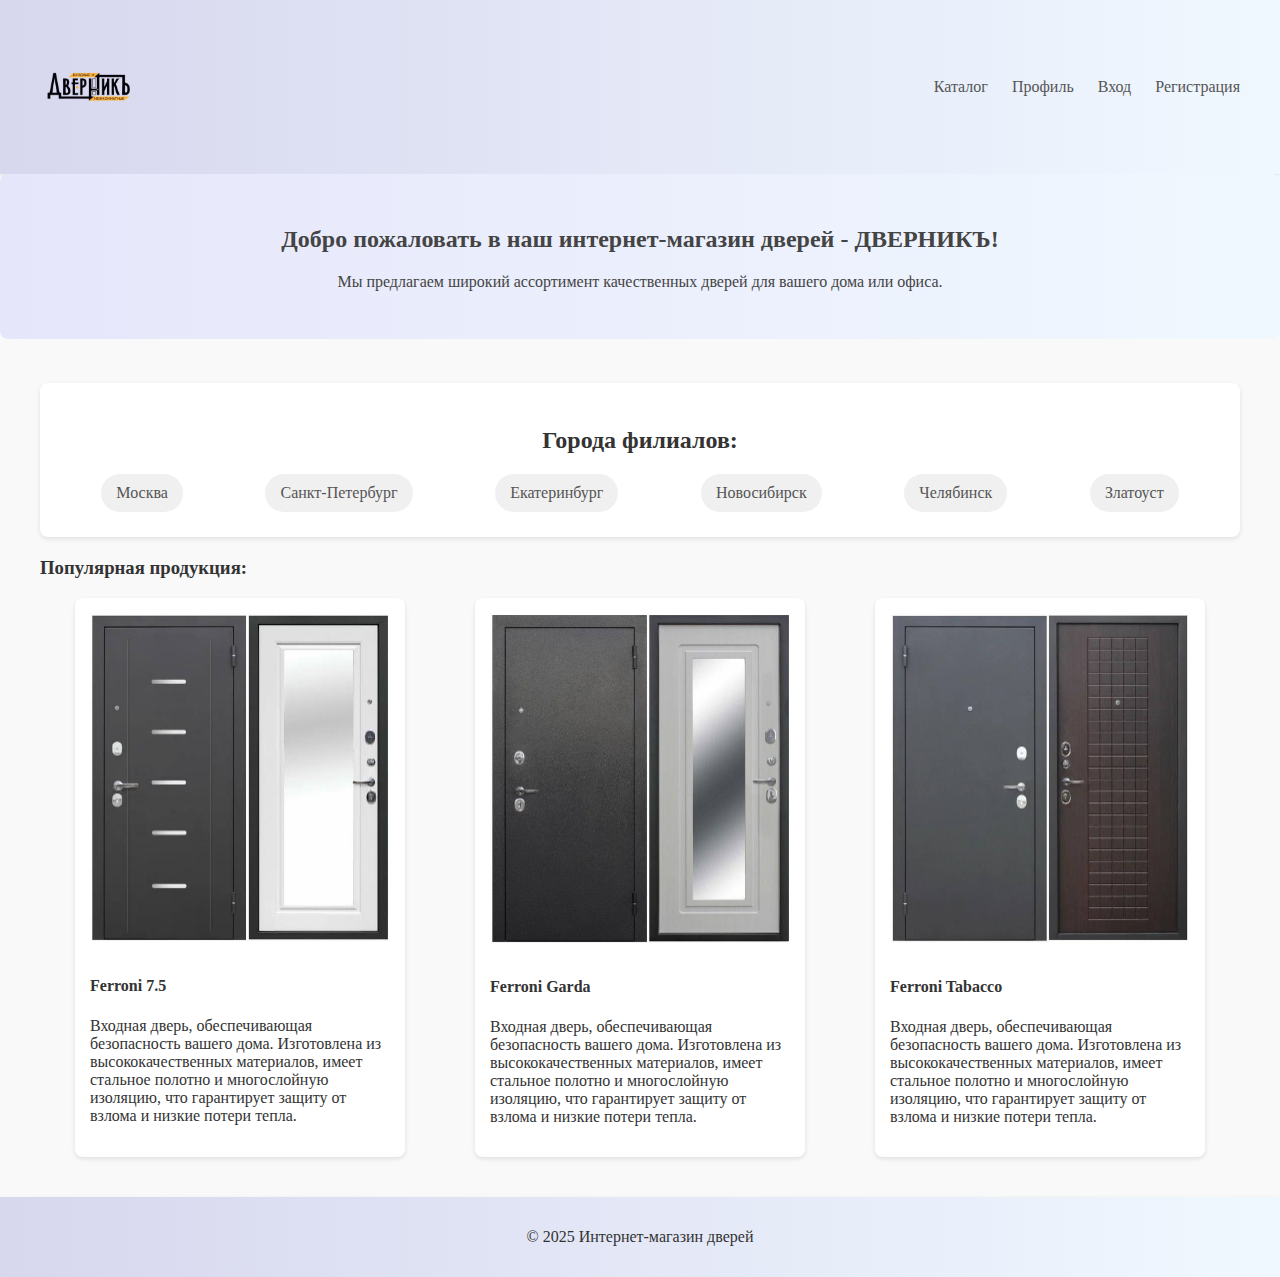
<file: index.html>
<!DOCTYPE html>
<html lang="ru">
<head>
    <meta charset="UTF-8">
    <meta name="viewport" content="width=device-width, initial-scale=1.0">
    <title>ДВЕРНИКЪ-Главная</title>
    <link rel="stylesheet" href="style.css">
</head>
<body>

<header>
    <div class="container">
        <a href="index.html" class="logo">
            <img src="img/logo/logow.png" alt="Логотип" width="100">
        </a>
        <nav>
            <a href="catalog.html">Каталог</a>
            <a href="profile.html">Профиль</a>
            <a href="login.html">Вход</a>
            <a href="registr.html">Регистрация</a>
        </nav>
    </div>
</header>

<main>
    <div class="gradient-block">
        <h2>Добро пожаловать в наш интернет-магазин дверей - ДВЕРНИКЪ!</h2>
        <p>Мы предлагаем широкий ассортимент качественных дверей для вашего дома или офиса.</p>
    </div>

    <div class="container">
        <div class="cities-block">
            <h3>Города филиалов:</h3>
            <ul>
                <li>Москва</li>
                <li>Санкт-Петербург</li>
                <li>Екатеринбург</li>
                <li>Новосибирск</li>
                <li>Челябинск</li>
                <li>Златоуст</li>
            </ul>
        </div>
        
        

        <h3>Популярная продукция:</h3>
        <div class="popular-products">
            <div class="product-card">
                <img src="img/door/1.jpg" alt="Дверь 1">
                <h4>Ferroni 7.5</h4>
                <p>Входная дверь, обеспечивающая безопасность вашего дома. Изготовлена из высококачественных материалов, имеет стальное полотно и многослойную изоляцию, что гарантирует защиту от взлома и низкие потери тепла.</p>
            </div>
            <div class="product-card">
                <img src="img/door/2.jpg" alt="Дверь 2">
                <h4>Ferroni Garda</h4>
                <p>Входная дверь, обеспечивающая безопасность вашего дома. Изготовлена из высококачественных материалов, имеет стальное полотно и многослойную изоляцию, что гарантирует защиту от взлома и низкие потери тепла.</p>
            </div>
            <div class="product-card">
                <img src="img/door/3.jpg" alt="Дверь 3">
                <h4>Ferroni Tabacco</h4>
                <p>Входная дверь, обеспечивающая безопасность вашего дома. Изготовлена из высококачественных материалов, имеет стальное полотно и многослойную изоляцию, что гарантирует защиту от взлома и низкие потери тепла.</p>
            </div>
        </div>
    </div>
</main>

<footer>
    <div class="container-footer">
        <p>&copy; 2025 Интернет-магазин дверей</p>
    </div>
</footer>

</body>
</html>
</file>
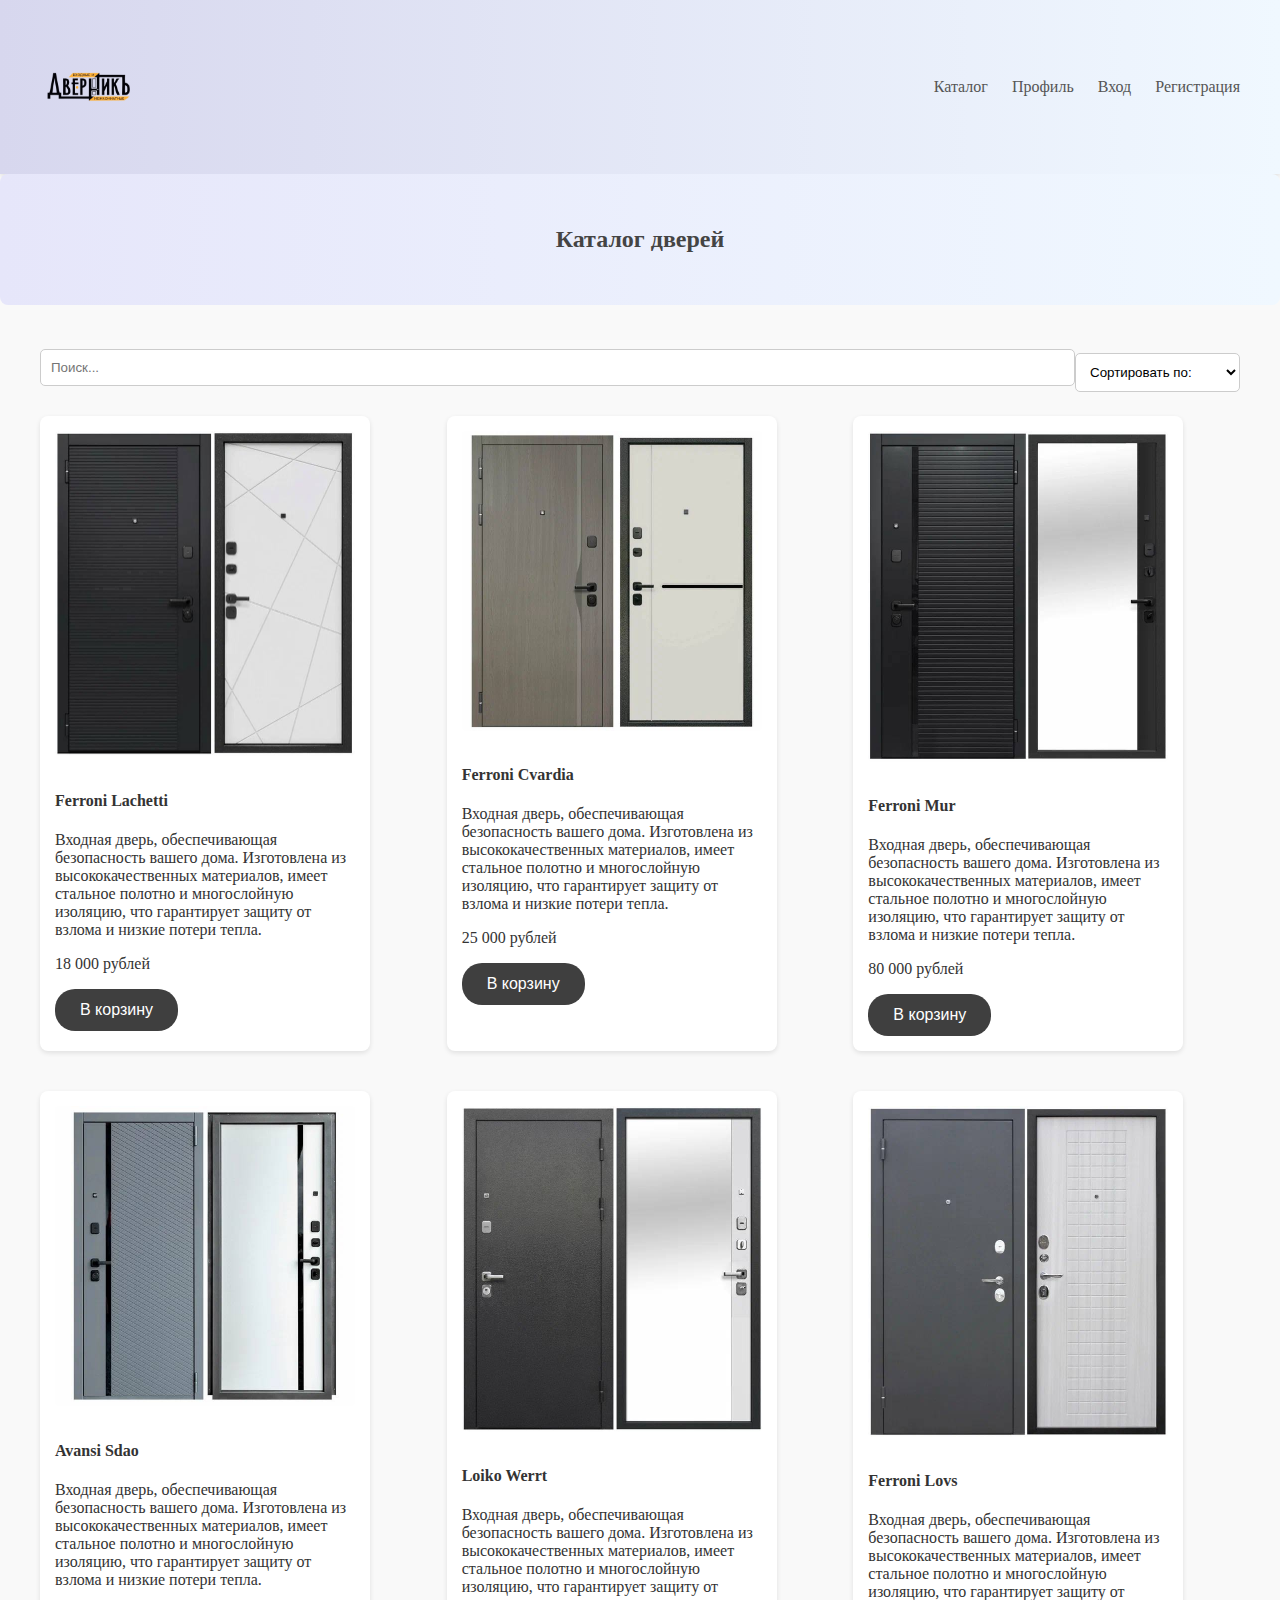
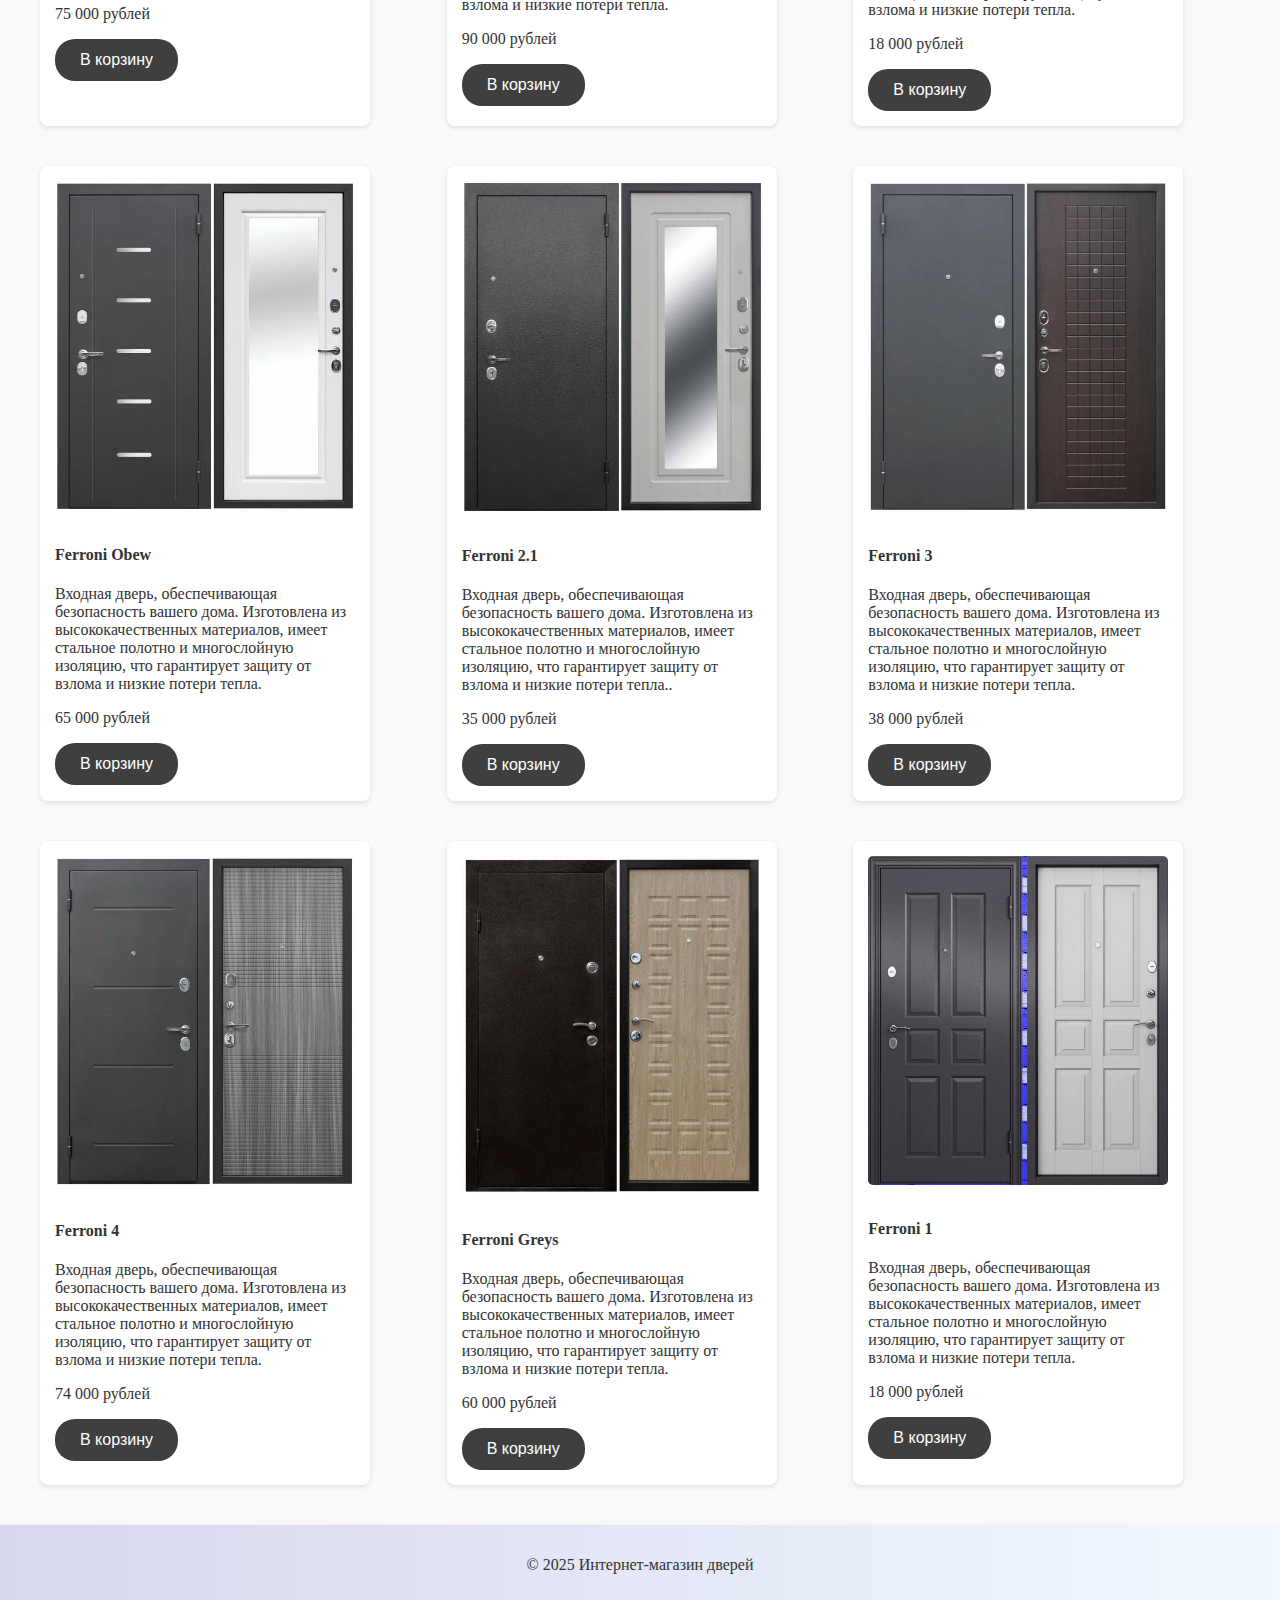
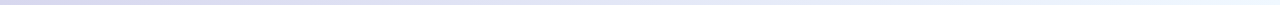
<file: catalog.html>
<!DOCTYPE html>
<html lang="ru">
<head>
    <meta charset="UTF-8">
    <meta name="viewport" content="width=device-width, initial-scale=1.0">
    <title>Каталог</title>
    <link rel="stylesheet" href="style.css">
</head>
<body>

<header>
    <div class="container">
        <a href="index.html" class="logo">
            <img src="img/logo/logow.png" alt="Логотип" width="100">
        </a>
        <nav>
            <a href="catalog.html">Каталог</a>
            <a href="profile.html">Профиль</a>
            <a href="login.html">Вход</a>
            <a href="registr.html">Регистрация</a>
        </nav>
    </div>
</header>

<main>
    <div class="gradient-block">
        <h2>Каталог дверей</h2>
    </div>

    <div class="container">
        <div class="catalog-header">
            <input type="text" placeholder="Поиск..." class="rounded-input">
            <select class="rounded-select">
                <option value="default">Сортировать по:</option>
                <option value="price_asc">Цена (возрастание)</option>
                <option value="price_desc">Цена (убывание)</option>
                <option value="popularity">Популярность</option>
            </select>
        </div>

        <div class="product-grid">
            <div class="product-card">
                <img src="img/door/4.jpg" alt="Дверь 1">
                <h4>Ferroni Lachetti</h4>
                <p>Входная дверь, обеспечивающая безопасность вашего дома. Изготовлена из высококачественных материалов, имеет стальное полотно и многослойную изоляцию, что гарантирует защиту от взлома и низкие потери тепла.</p>
                <p>18 000 рублей</p>
                <button class="rounded-button">В корзину</button>
            </div>
            <div class="product-card">
                <img src="img/door/5.jpg" alt="Дверь 2">
                <h4>Ferroni Cvardia</h4>
                <p>Входная дверь, обеспечивающая безопасность вашего дома. Изготовлена из высококачественных материалов, имеет стальное полотно и многослойную изоляцию, что гарантирует защиту от взлома и низкие потери тепла.</p>
                <p>25 000 рублей</p>
                <button class="rounded-button">В корзину</button>
            </div>
             <div class="product-card">
                <img src="img/door/6.jpg" alt="Дверь 3">
                <h4>Ferroni Mur</h4>
                <p>Входная дверь, обеспечивающая безопасность вашего дома. Изготовлена из высококачественных материалов, имеет стальное полотно и многослойную изоляцию, что гарантирует защиту от взлома и низкие потери тепла.</p>
                <p>80 000 рублей</p>
                <button class="rounded-button">В корзину</button>
            </div>
            <div class="product-card">
                <img src="img/door/7.jpg" alt="Дверь 4">
                <h4>Avansi Sdao</h4>
                <p>Входная дверь, обеспечивающая безопасность вашего дома. Изготовлена из высококачественных материалов, имеет стальное полотно и многослойную изоляцию, что гарантирует защиту от взлома и низкие потери тепла.</p>
                <p>75 000 рублей</p>
                <button class="rounded-button">В корзину</button>
            </div>
            <div class="product-card">
                <img src="img/door/8.jpg" alt="Дверь 5">
                <h4>Loiko Werrt</h4>
                <p>Входная дверь, обеспечивающая безопасность вашего дома. Изготовлена из высококачественных материалов, имеет стальное полотно и многослойную изоляцию, что гарантирует защиту от взлома и низкие потери тепла.</p>
                <p>90 000 рублей</p>
                <button class="rounded-button">В корзину</button>
            </div>
            <div class="product-card">
                <img src="img/door/9.jpg" alt="Дверь 6">
                <h4>Ferroni Lovs</h4>
                <p>Входная дверь, обеспечивающая безопасность вашего дома. Изготовлена из высококачественных материалов, имеет стальное полотно и многослойную изоляцию, что гарантирует защиту от взлома и низкие потери тепла.</p>
                <p>18 000 рублей</p>
                <button class="rounded-button">В корзину</button>
            </div>
            <div class="product-card">
                <img src="img/door/1.jpg" alt="Дверь 7">
                <h4>Ferroni Obew</h4>
                <p>Входная дверь, обеспечивающая безопасность вашего дома. Изготовлена из высококачественных материалов, имеет стальное полотно и многослойную изоляцию, что гарантирует защиту от взлома и низкие потери тепла.</p>
                <p>65 000 рублей</p>
                <button class="rounded-button">В корзину</button>
            </div>
            <div class="product-card">
                <img src="img/door/2.jpg" alt="Дверь 8">
                <h4>Ferroni 2.1</h4>
                <p> Входная дверь, обеспечивающая безопасность вашего дома. Изготовлена из высококачественных материалов, имеет стальное полотно и многослойную изоляцию, что гарантирует защиту от взлома и низкие потери тепла..</p>
                <p>35 000 рублей</p>
                <button class="rounded-button">В корзину</button>
            </div>
            <div class="product-card">
                <img src="img/door/3.jpg" alt="Дверь 9">
                <h4>Ferroni 3</h4>
                <p> Входная дверь, обеспечивающая безопасность вашего дома. Изготовлена из высококачественных материалов, имеет стальное полотно и многослойную изоляцию, что гарантирует защиту от взлома и низкие потери тепла.</p>
                <p>38 000 рублей</p>
                <button class="rounded-button">В корзину</button>
            </div>
             <div class="product-card">
                <img src="img/door/10.jpg" alt="Дверь 10">
                <h4>Ferroni 4</h4>
                <p>Входная дверь, обеспечивающая безопасность вашего дома. Изготовлена из высококачественных материалов, имеет стальное полотно и многослойную изоляцию, что гарантирует защиту от взлома и низкие потери тепла.</p>
                <p>74 000 рублей</p>
                <button class="rounded-button">В корзину</button>
            </div>
            <div class="product-card">
                <img src="img/door/11.jpg" alt="Дверь 10">
                <h4>Ferroni Greys</h4>
                <p> Входная дверь, обеспечивающая безопасность вашего дома. Изготовлена из высококачественных материалов, имеет стальное полотно и многослойную изоляцию, что гарантирует защиту от взлома и низкие потери тепла.</p>
                <p>60 000 рублей</p>
                <button class="rounded-button">В корзину</button>
            </div>
            <div class="product-card">
                <img src="img/door/12.jpg" alt="Дверь 10">
                <h4>Ferroni 1</h4>
                <p> Входная дверь, обеспечивающая безопасность вашего дома. Изготовлена из высококачественных материалов, имеет стальное полотно и многослойную изоляцию, что гарантирует защиту от взлома и низкие потери тепла.</p>
                <p>18 000 рублей</p>
                <button class="rounded-button">В корзину</button>
            </div>
        </div>
    </div>
</main>

<footer>
    <div class="container-footer">
        <p>&copy; 2025 Интернет-магазин дверей</p>
    </div>
</footer>

</body>
</html>
</file>
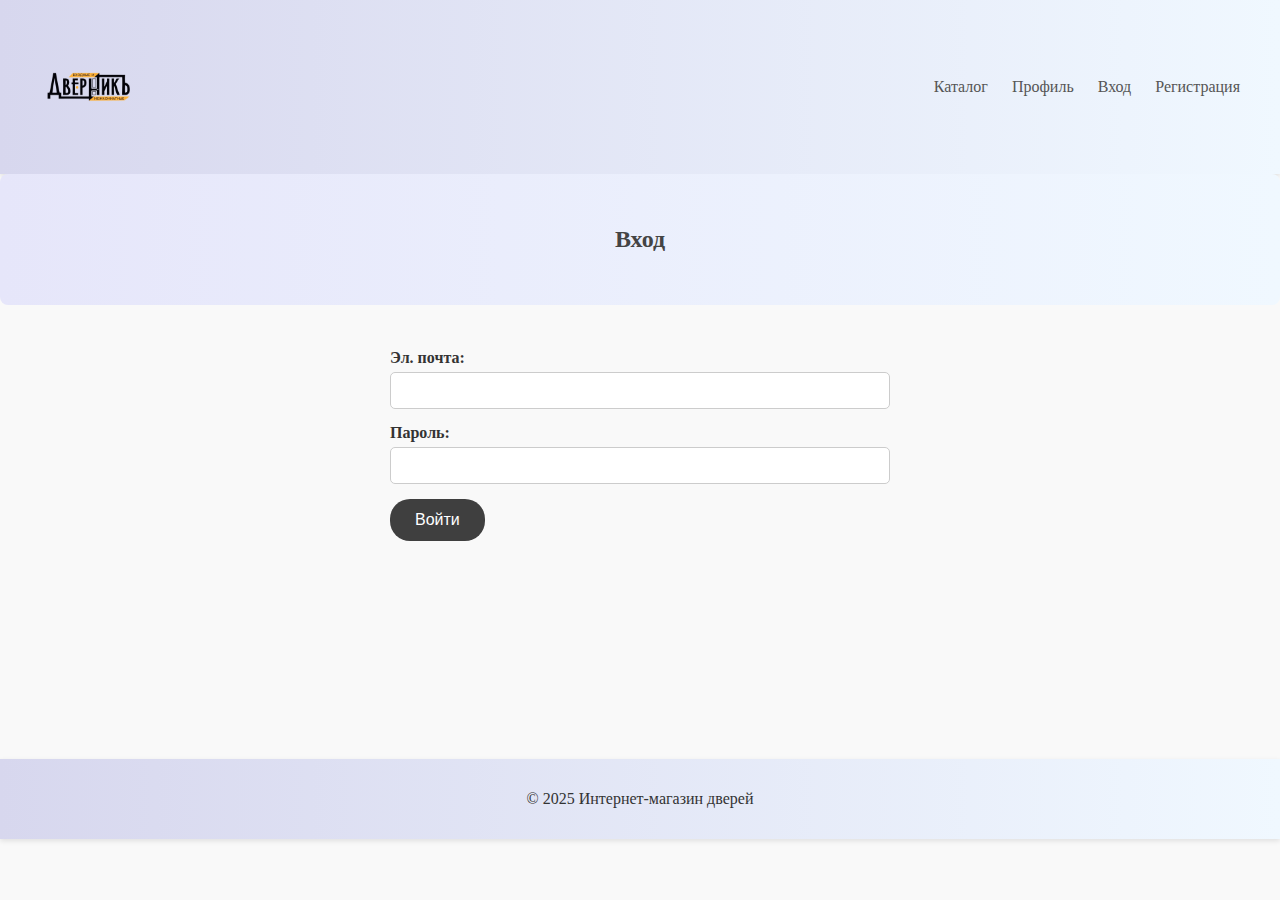
<file: login.html>
<!DOCTYPE html>
<html lang="ru">
<head>
    <meta charset="UTF-8">
    <meta name="viewport" content="width=device-width, initial-scale=1.0">
    <title>Вход</title>
    <link rel="stylesheet" href="style.css">
</head>
<body>

<header>
    <div class="container">
        <a href="index.html" class="logo">
            <img src="img/logo/logow.png" alt="Логотип" width="100">
        </a>
        <nav>
            <a href="catalog.html">Каталог</a>
            <a href="profile.html">Профиль</a>
            <a href="login.html">Вход</a>
            <a href="registr.html">Регистрация</a>
        </nav>
    </div>
</header>

<main>
    <div class="gradient-block">
        <h2>Вход</h2>
    </div>

    <div class="container">
        <form class="login-form">
            <label for="email">Эл. почта:</label>
            <input type="email" id="email" name="email" class="rounded-input" required>

            <label for="password">Пароль:</label>
            <input type="password" id="password" name="password" class="rounded-input" required>

            <button type="submit" class="rounded-button">Войти</button>
        </form>
    </div>
</main>
<br>
<br>
<br>
<br>
<br>
<br>
<br>
<br>
<br>
<br>
<br>

<footer>
    <div class="container-footer">
        <p>&copy; 2025 Интернет-магазин дверей</p>
    </div>
</footer>

</body>
</html>
</file>
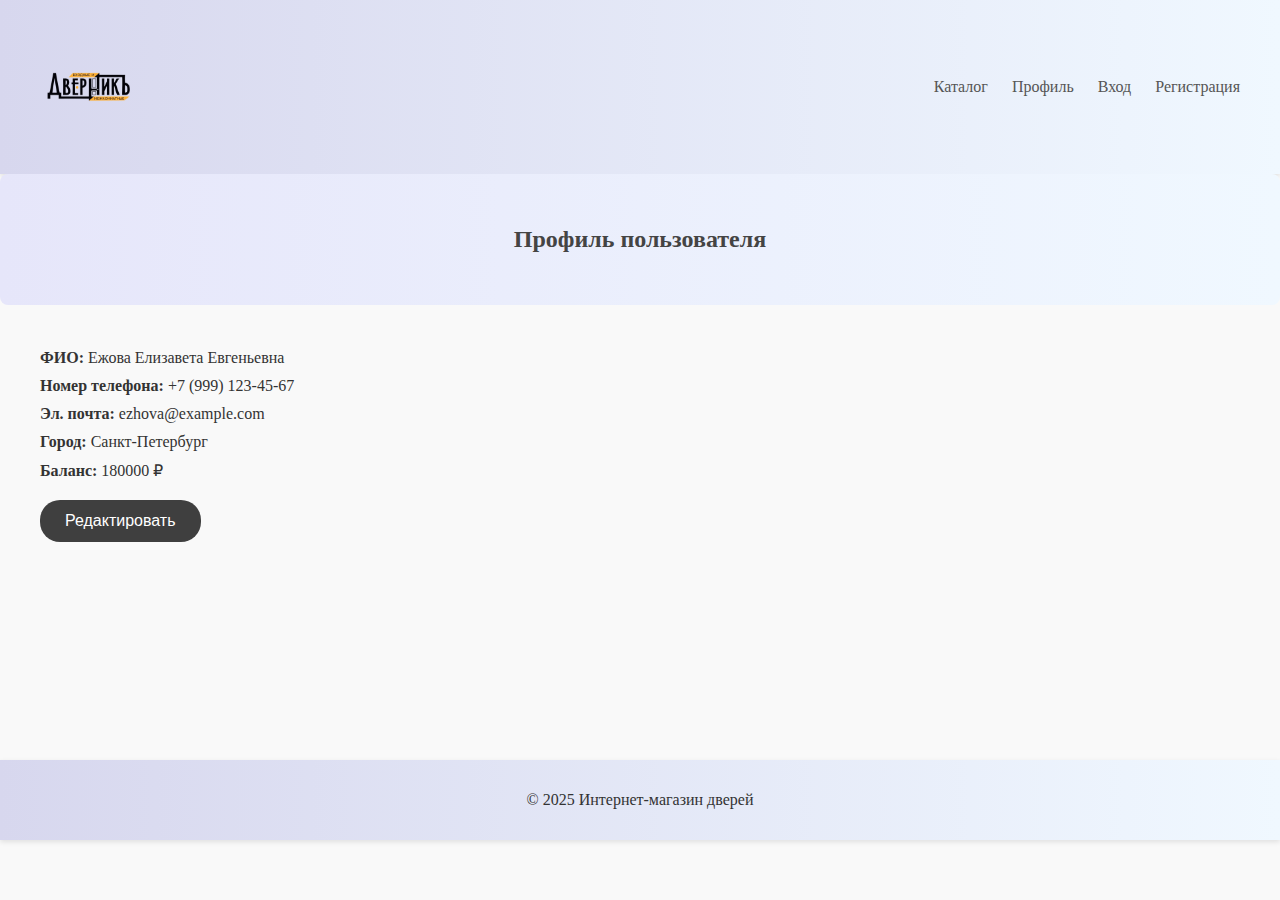
<file: profile.html>
<!DOCTYPE html>
<html lang="ru">
<head>
    <meta charset="UTF-8">
    <meta name="viewport" content="width=device-width, initial-scale=1.0">
    <title>Профиль</title>
    <link rel="stylesheet" href="style.css">
</head>
<body>

<header>
    <div class="container">
        <a href="index.html" class="logo">
            <img src="img/logo/logow.png" alt="Логотип" width="100">
        </a>
        <nav>
            <a href="catalog.html">Каталог</a>
            <a href="profile.html">Профиль</a>
            <a href="login.html">Вход</a>
            <a href="registr.html">Регистрация</a>
        </nav>
    </div>
</header>

<main>
    <div class="gradient-block">
        <h2>Профиль пользователя</h2>
    </div>

    <div class="container">
        <div class="profile-info">
            <div class="profile-item">
                <strong>ФИО:</strong>
                <span>Ежова Елизавета Евгеньевна</span>
            </div>
            <div class="profile-item">
                <strong>Номер телефона:</strong>
                <span>+7 (999) 123-45-67</span>
            </div>
            <div class="profile-item">
                <strong>Эл. почта:</strong>
                <span>ezhova@example.com</span>
            </div>
            <div class="profile-item">
                <strong>Город:</strong>
                <span>Санкт-Петербург</span>
            </div>
            <div class="profile-item">
                <strong>Баланс:</strong>
                <span>180000 ₽</span>
            </div>
        </div>
        <button class="rounded-button">Редактировать</button>
    </div>
</main>
<br>
<br>
<br>
<br>
<br>
<br>
<br>
<br>
<br>
<br>
<br>

<footer>
    <div class="container-footer">
        <p>&copy; 2025 Интернет-магазин дверей</p>
    </div>
</footer>

</body>
</html>
</file>
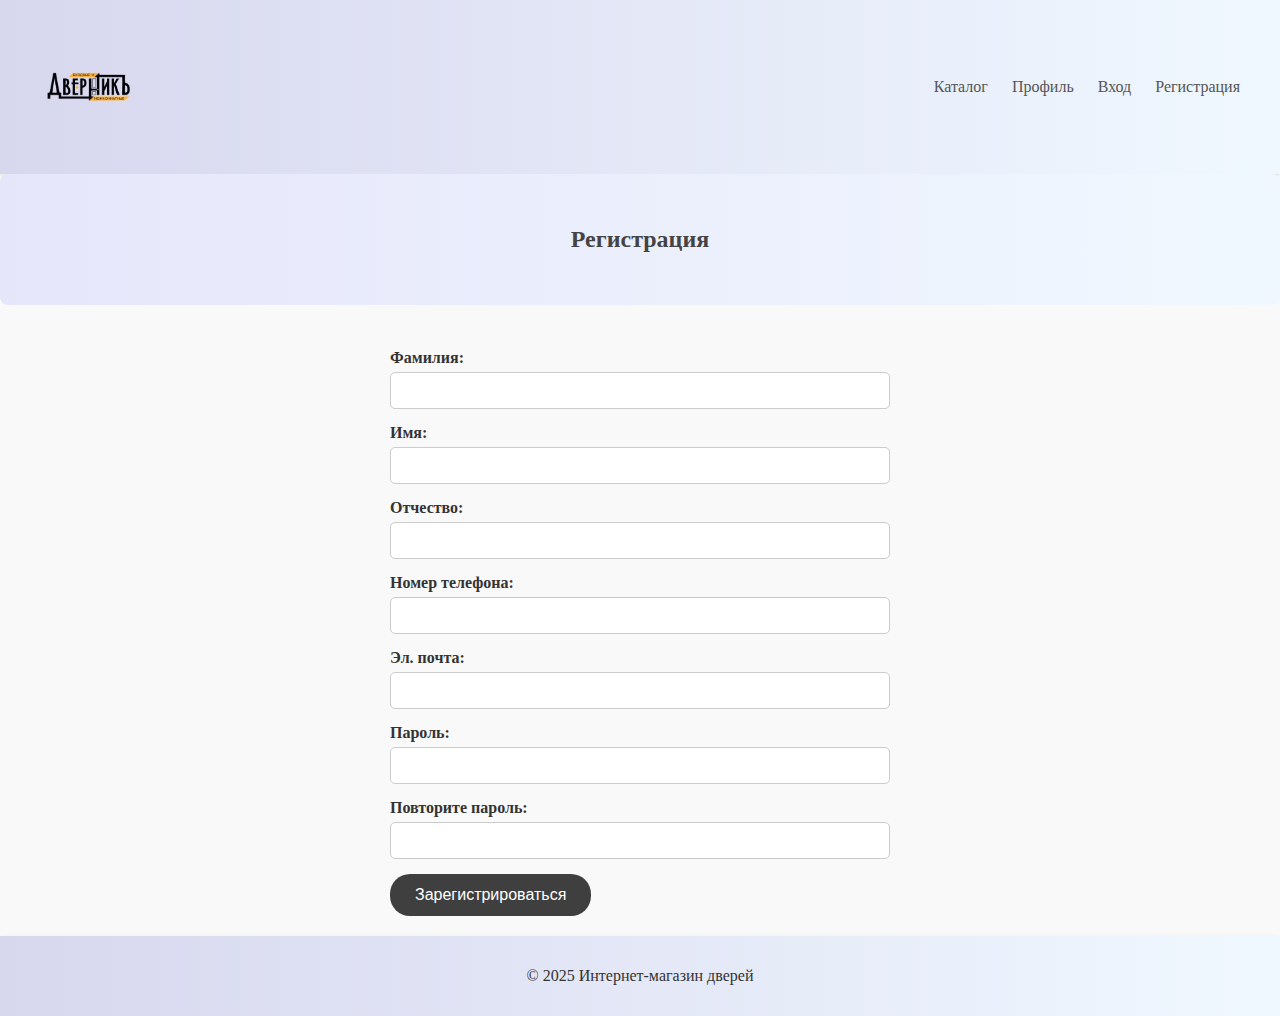
<file: registr.html>
<!DOCTYPE html>
<html lang="ru">
<head>
    <meta charset="UTF-8">
    <meta name="viewport" content="width=device-width, initial-scale=1.0">
    <title>Регистрация</title>
    <link rel="stylesheet" href="style.css">
</head>
<body>

<header>
    <div class="container">
        <a href="index.html" class="logo">
            <img src="img/logo/logow.png" alt="Логотип" width="100">
        </a>
        <nav>
            <a href="catalog.html">Каталог</a>
            <a href="profile.html">Профиль</a>
            <a href="login.html">Вход</a>
            <a href="registr.html">Регистрация</a>
        </nav>
    </div>
</header>

<main>
    <div class="gradient-block">
        <h2>Регистрация</h2>
    </div>

    <div class="container">
        <form class="register-form">
            <label for="last_name">Фамилия:</label>
            <input type="text" id="last_name" name="last_name" class="rounded-input" required>

            <label for="first_name">Имя:</label>
            <input type="text" id="first_name" name="first_name" class="rounded-input" required>

            <label for="middle_name">Отчество:</label>
            <input type="text" id="middle_name" name="middle_name" class="rounded-input">

            <label for="phone">Номер телефона:</label>
            <input type="tel" id="phone" name="phone" class="rounded-input" required>

            <label for="email">Эл. почта:</label>
            <input type="email" id="email" name="email" class="rounded-input" required>

            <label for="password">Пароль:</label>
            <input type="password" id="password" name="password" class="rounded-input" required>

            <label for="confirm_password">Повторите пароль:</label>
            <input type="password" id="confirm_password" name="confirm_password" class="rounded-input" required>

            <button type="submit" class="rounded-button">Зарегистрироваться</button>
        </form>
    </div>
</main>

<footer>
    <div class="container-footer">
        <p>&copy; 2025 Интернет-магазин дверей</p>
    </div>
</footer>

</body>
</html>
</file>
<file: style.css>
body {
    font-family:'Cormorant Upright', serif;
    margin: 0;
    background-color: #f9f9f9;
    color: #333;
}

.container {
    max-width: 1200px;
    margin: 0 auto;
    padding: 20px;
}

header, footer {
    background: linear-gradient(to right, #d7d7ee, #f0f8ff);
    box-shadow: 0 2px 5px rgba(0, 0, 0, 0.1);
    padding: 15px 0;
}

header .container {
    display: flex;
    justify-content: space-between;
    align-items: center;
}

nav a {
    text-decoration: none;
    color: #555;
    margin-left: 20px;
}

nav a:hover {
    color: #535557;
}

.gradient-block {
    background: linear-gradient(to right, #e6e6fa, #f0f8ff); 
    padding: 2rem;
    text-align: center;
    border-radius: 0.5rem;
    margin-bottom: 1.5rem;
    color: #444; 
}

.cities-block {
    background-color: #fff;
    border-radius: 8px;
    box-shadow: 0 2px 5px rgba(0, 0, 0, 0.1);
    padding: 20px;
    margin-bottom: 20px;
}

.cities-block h3 {
    font-size: 1.5rem;
    margin-bottom: 15px;
    color: #333;
    text-align: center; 
}

.cities-block ul {
    list-style: none; 
    padding: 0;
    margin: 0;
    display: flex; 
    flex-wrap: wrap; 
    justify-content: space-around; 
}

.cities-block li {
    padding: 10px 15px;
    margin: 5px;
    background-color: #f0f0f0;
    border-radius: 20px; 
    color: #555;
    transition: background-color 0.3s ease;
}

.cities-block li:hover {
    background-color: #ddd; 
    cursor: pointer;
}



.rounded-input {
    border-radius: 5px;
    padding: 10px;
    border: 1px solid #ccc;
    margin-bottom: 10px;
    width: 100%;
    box-sizing: border-box;
}

.rounded-button {
    border-radius: 20px;
    background-color: #3f3f3f;
    color: #fff;
    padding: 12px 25px;
    border: none;
    cursor: pointer;
    font-size: 16px;
    transition: background-color 0.3s ease;
}

.rounded-button:hover {
    background-color: #3f3f3f;
}

.rounded-select {
    border-radius: 5px;
    padding: 10px;
    border: 1px solid #ccc;
    background-color: #fff;
}


.popular-products {
    display: flex;
    justify-content: space-around;
    flex-wrap: wrap;
}

.product-card {
    width: 300px;
    margin-bottom: 20px;
    padding: 15px;
    background-color: #fff;
    border-radius: 8px;
    box-shadow: 0 2px 5px rgba(0, 0, 0, 0.1);
}

.product-card img {
    max-width: 100%;
    height: auto;
    border-radius: 5px;
    margin-bottom: 10px;
}


.catalog-header {
    display: flex;
    justify-content: space-between;
    align-items: center;
    margin-bottom: 20px;
}

.product-grid {
    display: grid;
    grid-template-columns: repeat(auto-fit, minmax(300px, 1fr));
    gap: 20px;
}


.profile-info {
    margin-bottom: 20px;
}

.profile-item {
    margin-bottom: 10px;
}


.login-form, .register-form {
    max-width: 500px;
    margin: 0 auto;
}

.login-form label, .register-form label {
    display: block;
    margin-bottom: 5px;
    font-weight: bold;
}

.login-form input,
.register-form input {
    margin-bottom: 15px;
}


.product-card {
    transition: transform 0.3s ease;
}

.product-card:hover {
    transform: scale(1.05);
}
.container-footer p{
    text-align: center;
}
</file>
